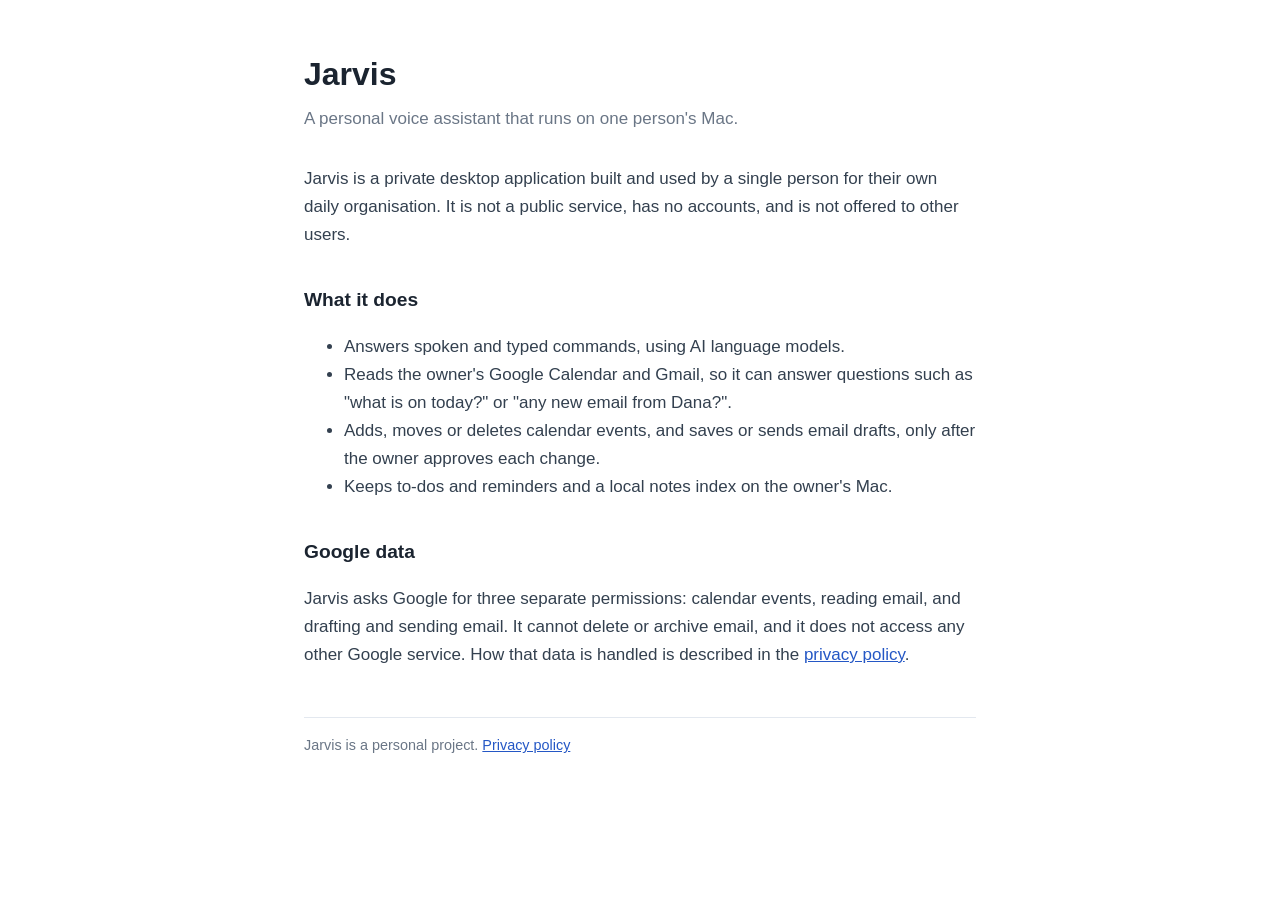
<file: index.html>
<!doctype html>
<html lang="en"><head><meta charset="utf-8"><meta name="viewport" content="width=device-width,initial-scale=1">
<title>Jarvis, a personal voice assistant</title><link rel="stylesheet" href="style.css"></head>
<body><main>
<h1>Jarvis</h1>
<p class="sub">A personal voice assistant that runs on one person's Mac.</p>

<p>Jarvis is a private desktop application built and used by a single person for their own daily
organisation. It is not a public service, has no accounts, and is not offered to other users.</p>

<h2>What it does</h2>
<ul>
<li>Answers spoken and typed commands, using AI language models.</li>
<li>Reads the owner's Google Calendar and Gmail, so it can answer questions such as "what is on today?" or "any new email from Dana?".</li>
<li>Adds, moves or deletes calendar events, and saves or sends email drafts, only after the owner approves each change.</li>
<li>Keeps to-dos and reminders and a local notes index on the owner's Mac.</li>
</ul>

<h2>Google data</h2>
<p>Jarvis asks Google for three separate permissions: calendar events, reading email, and drafting and sending
email. It cannot delete or archive email, and it does not access any other Google service. How that data is
handled is described in the <a href="privacy.html">privacy policy</a>.</p>

<footer>Jarvis is a personal project. <a href="privacy.html">Privacy policy</a></footer>
</main></body></html>
</file>
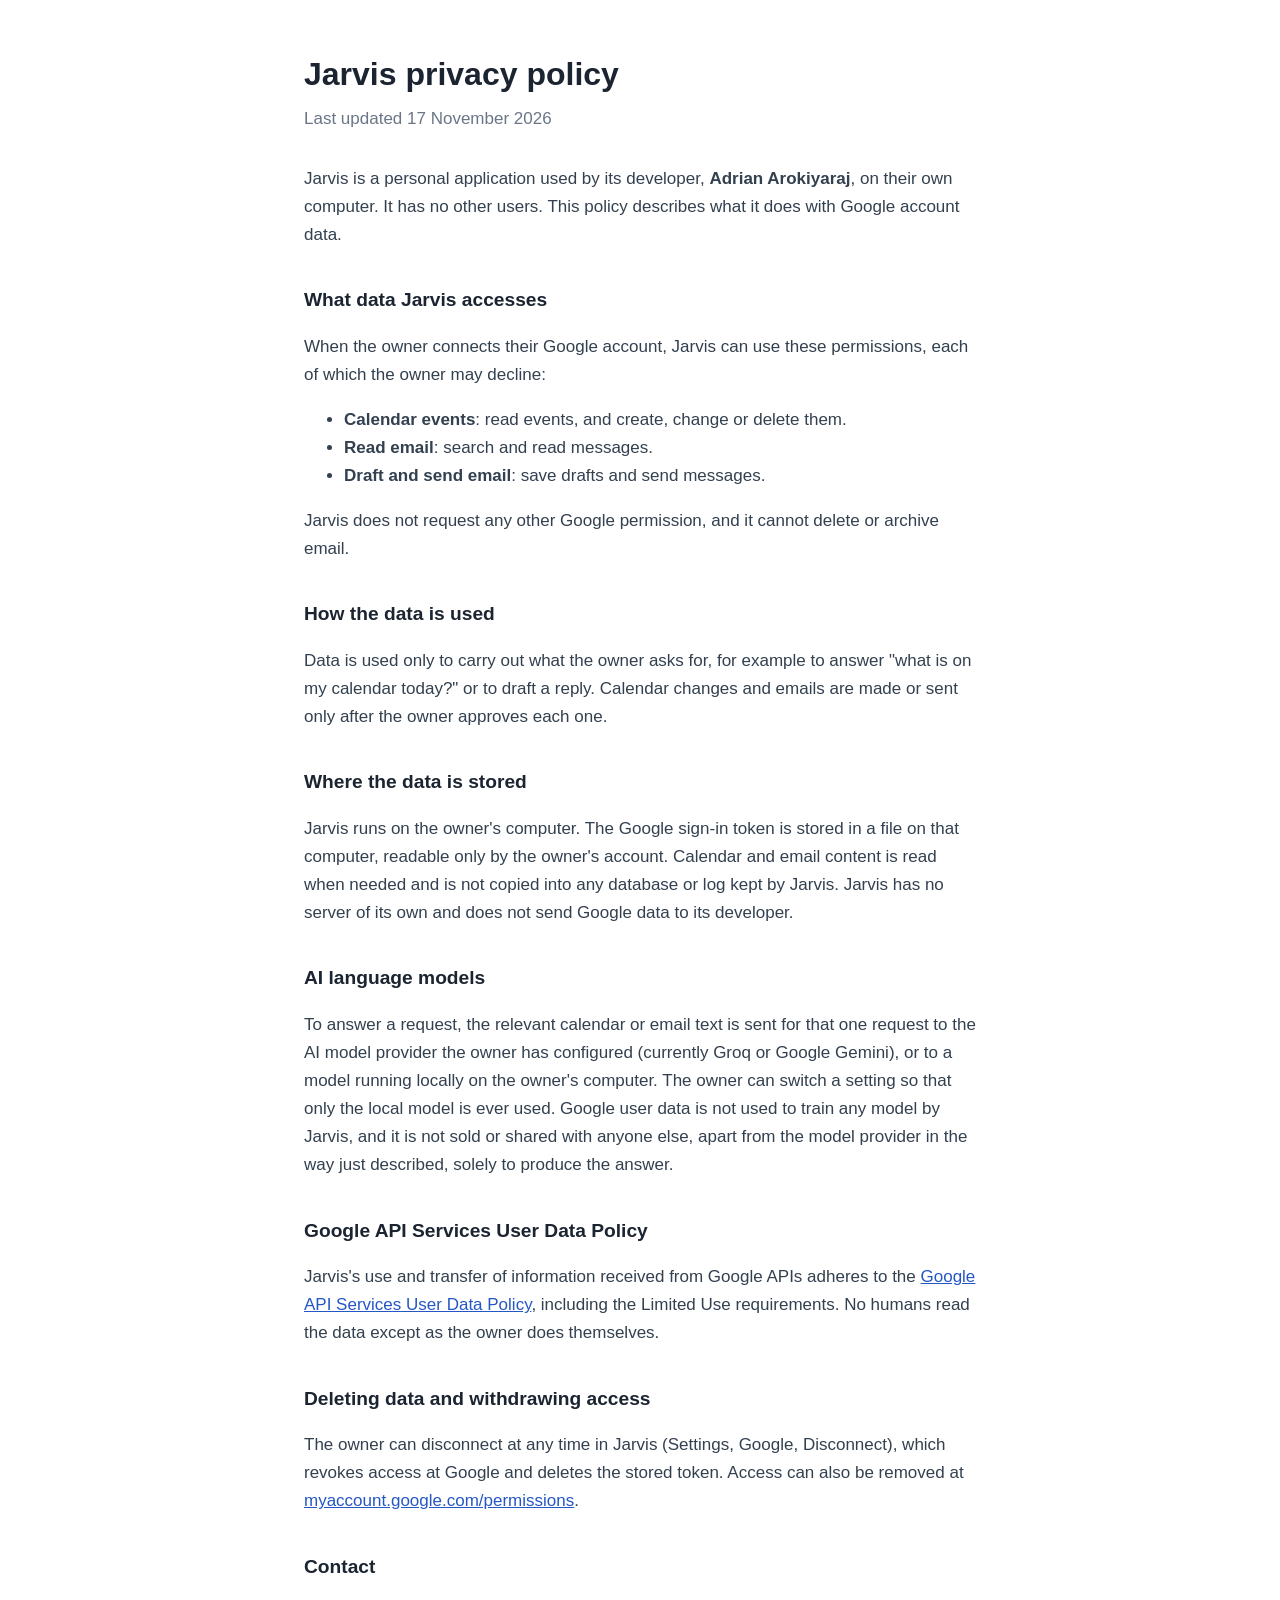
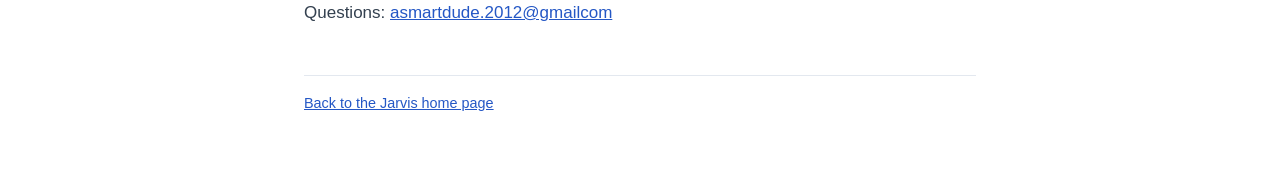
<file: privacy.html>
<!doctype html>
<html lang="en"><head><meta charset="utf-8"><meta name="viewport" content="width=device-width,initial-scale=1">
<title>Jarvis privacy policy</title><link rel="stylesheet" href="style.css"></head>
<body><main>
<h1>Jarvis privacy policy</h1>
<p class="sub">Last updated 17 November 2026</p>

<p>Jarvis is a personal application used by its developer, <strong>Adrian Arokiyaraj</strong>, on their own computer.
It has no other users. This policy describes what it does with Google account data.</p>

<h2>What data Jarvis accesses</h2>
<p>When the owner connects their Google account, Jarvis can use these permissions, each of which the owner may decline:</p>
<ul>
<li><strong>Calendar events</strong>: read events, and create, change or delete them.</li>
<li><strong>Read email</strong>: search and read messages.</li>
<li><strong>Draft and send email</strong>: save drafts and send messages.</li>
</ul>
<p>Jarvis does not request any other Google permission, and it cannot delete or archive email.</p>

<h2>How the data is used</h2>
<p>Data is used only to carry out what the owner asks for, for example to answer "what is on my calendar today?"
or to draft a reply. Calendar changes and emails are made or sent only after the owner approves each one.</p>

<h2>Where the data is stored</h2>
<p>Jarvis runs on the owner's computer. The Google sign-in token is stored in a file on that computer, readable
only by the owner's account. Calendar and email content is read when needed and is not copied into any
database or log kept by Jarvis. Jarvis has no server of its own and does not send Google data to its developer.</p>

<h2>AI language models</h2>
<p>To answer a request, the relevant calendar or email text is sent for that one request to the AI model provider
the owner has configured (currently Groq or Google Gemini), or to a model running locally on the owner's computer.
The owner can switch a setting so that only the local model is ever used. Google user data is not used to train
any model by Jarvis, and it is not sold or shared with anyone else, apart from the model provider in the
way just described, solely to produce the answer.</p>

<h2>Google API Services User Data Policy</h2>
<p>Jarvis's use and transfer of information received from Google APIs adheres to the
<a href="https://developers.google.com/terms/api-services-user-data-policy">Google API Services User Data Policy</a>,
including the Limited Use requirements. No humans read the data except as the owner does themselves.</p>

<h2>Deleting data and withdrawing access</h2>
<p>The owner can disconnect at any time in Jarvis (Settings, Google, Disconnect), which revokes access at Google
and deletes the stored token. Access can also be removed at
<a href="https://myaccount.google.com/permissions">myaccount.google.com/permissions</a>.</p>

<h2>Contact</h2>
<p>Questions: <a href="mailto: asmartdude.2012@gmail.com">asmartdude.2012@gmailcom</a></p>

<footer><a href="index.html">Back to the Jarvis home page</a></footer>
</main></body></html>
</file>
<file: style.css>
body{margin:0;background:#fff;color:#1b2430;font:17px/1.65 -apple-system,BlinkMacSystemFont,"Segoe UI",Helvetica,Arial,sans-serif}
main{max-width:42rem;margin:0 auto;padding:3rem 1.25rem 4rem}
h1{font-size:2rem;font-weight:600;margin:0 0 .25rem}
h2{font-size:1.2rem;margin:2.2rem 0 .4rem}
p,li{color:#33404f}
a{color:#2457c5}
.sub{color:#6a7686;margin:0 0 2rem}
footer{margin-top:3rem;padding-top:1rem;border-top:1px solid #e3e8ef;color:#6a7686;font-size:.9rem}
</file>
